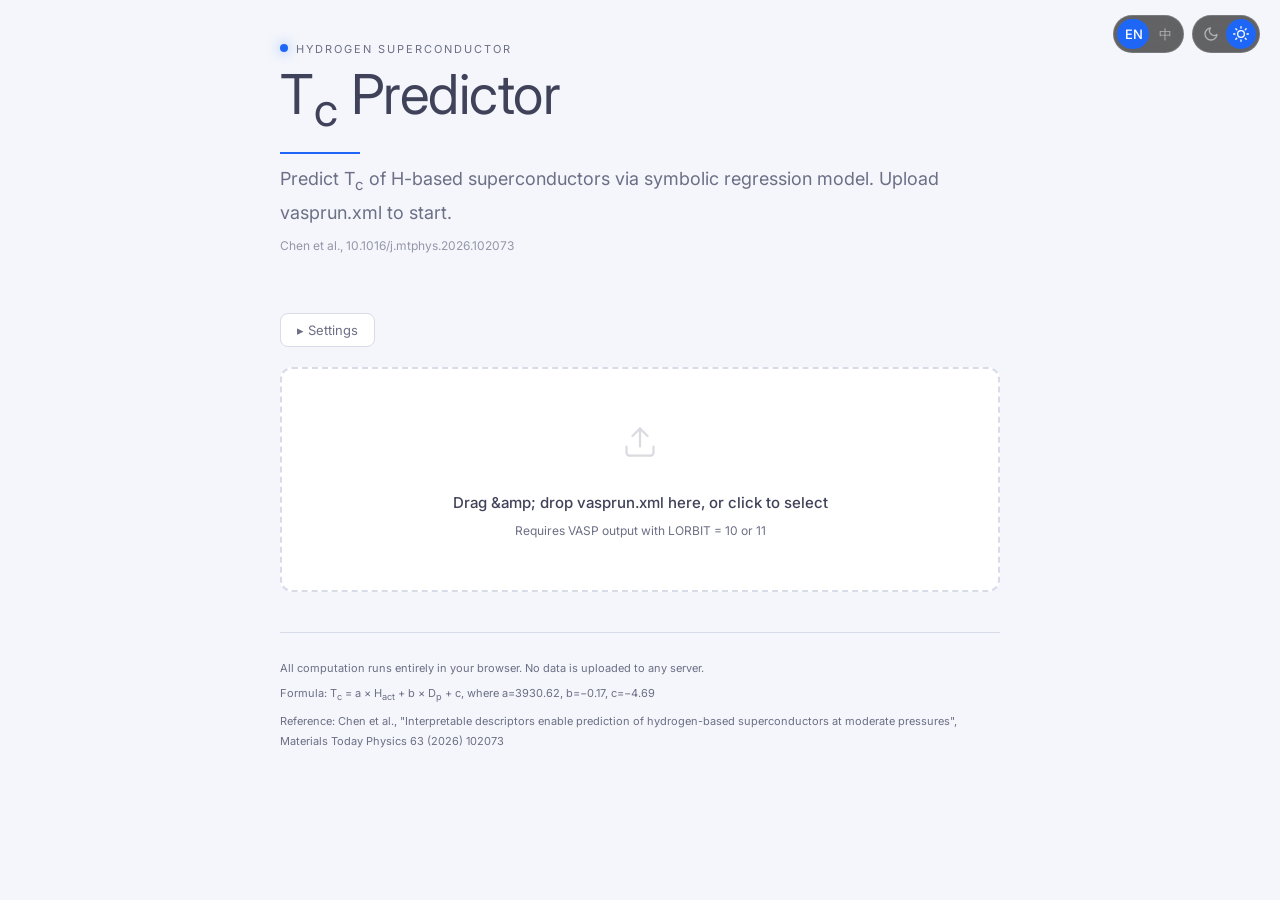
<file: index.html>
<!DOCTYPE html>
<html lang="en">
<head>
<script>
(function() {
  var lang = localStorage.getItem('lang') || 'en';
  document.documentElement.setAttribute('lang', lang);
  var theme = localStorage.getItem('theme') || 'light';
  document.documentElement.setAttribute('data-theme', theme);
})();
</script>
<meta charset="UTF-8">
<meta name="viewport" content="width=device-width, initial-scale=1.0">
<title>Tc Predictor — Hydrogen-based Superconductors</title>
<script src="https://cdn.plot.ly/plotly-2.35.2.min.js"></script>
<style>
@import url('https://fonts.googleapis.com/css2?family=Inter:wght@300;400;500;600;700&family=Noto+Sans+SC:wght@300;400;500;700&family=Space+Mono:wght@400;700&display=swap');

html { font-size: 62.5%; box-sizing: border-box; scroll-behavior: smooth; }

* { margin: 0; padding: 0; box-sizing: inherit; }

html[lang="en"] body { font-family: var(--font-body); }

html[lang="zh"] body,
html[lang="zh"] h1,
html[lang="zh"] h2,
html[lang="zh"] h3,
html[lang="zh"] button,
html[lang="zh"] a,
html[lang="zh"] .stat,
html[lang="zh"] .upload-text {
  font-family: var(--font-zh);
}

:root {
  --font-latin: 'Inter', sans-serif;
  --font-body: 'Inter', sans-serif;
  --font-zh: 'Noto Sans SC', 'PingFang SC', 'Microsoft YaHei', sans-serif;
  --font-mono: 'Space Mono', monospace;

  --font-size-small: 1.8rem;
  --font-size-normal: 2.2rem;
  --font-size-medium: 2.8rem;
  --font-size-large: 5.5rem;

  --line-height-normal: 1.7;
  --line-height-small: 1.2;

  --bg: #f4f6fb;
  --card: #ffffff;
  --card-hover: #eef2f8;
  --text: #3f4259;
  --muted: #6c6f85;
  --border: #d8dce8;
  --primary: #1e66f5;
  --primary-rgb: 30,102,245;
  --border-rgb: 216,220,232;
  --error: #e74c3c;
  --warn: #f39c12;

  --container-max-width: 720px;
  --gutter-huge: 6rem;
  --gutter-medium: 4rem;
  --gutter-normal: 3rem;
  --gutter-small: 2rem;
}

[data-theme="dark"] {
  --bg: #181825;
  --card: #1e1e2e;
  --card-hover: #25273a;
  --text: #cdd6f4;
  --muted: #a6adc8;
  --border: #313244;
  --primary: #800020;
  --primary-rgb: 128,0,32;
  --border-rgb: 49,50,68;
}

/* Skip Link */
.skip-link {
  position: absolute; top: -100%; left: 0;
  background: var(--primary); color: #fff;
  padding: 1rem 2rem; z-index: 9999;
  font-size: 1.6rem; text-decoration: none;
  transition: top 0.2s;
}
.skip-link:focus { top: 0; }

/* Controls */
.controls {
  position: fixed; top: 1.5rem; right: 2rem;
  z-index: 1000; display: flex; gap: 0.8rem;
}

.lang-switch, .theme-switch {
  display: flex; align-items: center;
  background: rgba(0,0,0,0.6); border: 1px solid rgba(255,255,255,0.15);
  border-radius: 20px; padding: 3px;
  cursor: pointer;
  backdrop-filter: blur(8px); -webkit-backdrop-filter: blur(8px);
  position: relative;
}

.lang-switch__option, .theme-switch__option {
  position: relative; z-index: 2;
  display: flex; align-items: center; justify-content: center;
  min-width: 2.8rem; padding: 0.4rem 0.8rem;
  font-size: 1.3rem; font-weight: 500;
  color: rgba(255,255,255,0.5);
  transition: color 0.3s ease; user-select: none;
}
.lang-switch__option.active, .theme-switch__option.active { color: #fff; }
.theme-switch__option { min-width: 3rem; padding: 0.4rem 0.6rem; }

.lang-switch__slider, .theme-switch__slider {
  position: absolute; top: 3px; left: 3px;
  width: calc(50% - 3px); height: calc(100% - 6px);
  background: var(--primary); border-radius: 17px;
  transition: transform 0.3s cubic-bezier(0.4,0,0.2,1);
}
.lang-switch.zh .lang-switch__slider,
.theme-switch.light .theme-switch__slider { transform: translateX(100%); }

/* Body */
body {
  font-size: var(--font-size-small);
  font-family: var(--font-body); font-weight: 400;
  color: var(--muted); line-height: var(--line-height-normal);
  background: var(--bg); overflow-x: hidden;
  padding: 3.2rem 2rem; min-height: 100vh;
}

.row {
  max-width: var(--container-max-width); margin: 0 auto;
}

/* Header */
h1, h2, h3 {
  font-family: var(--font-latin); font-weight: 400;
  line-height: var(--line-height-small); color: var(--text);
}

.heading-primary {
  line-height: 1; font-size: var(--font-size-large);
  font-weight: 400; letter-spacing: -0.5px;
  margin: 0.4rem 0 1rem;
}
.heading-primary::after {
  content: ''; display: block; height: 2px;
  width: 8rem; background: var(--primary);
  margin: var(--gutter-small) 0 0;
}

.tag {
  font-size: 1.1rem; color: var(--muted);
  letter-spacing: 2px; text-transform: uppercase;
  font-family: var(--font-latin);
}
.dot {
  width: 8px; height: 8px; border-radius: 50%;
  background: var(--primary);
  box-shadow: 0 0 12px rgba(var(--primary-rgb), 0.5);
  display: inline-block; vertical-align: middle; margin-right: 8px;
}

.subtitle {
  font-size: var(--font-size-small); color: var(--muted);
  line-height: 1.7; margin-bottom: 0.8rem;
}
.subtitle br { display: none; }
.ref { font-size: 1.2rem; opacity: 0.7; }

/* Settings */
.settings-toggle {
  background: var(--card); border: 1px solid var(--border);
  color: var(--muted); padding: 0.8rem 1.6rem; border-radius: 8px;
  cursor: pointer; font-size: 1.3rem; font-family: var(--font-latin);
  margin: 2rem 0; transition: border-color 0.2s, color 0.2s;
}
.settings-toggle:hover { border-color: var(--primary); color: var(--primary); }

.settings-panel {
  background: var(--card); border: 1px solid var(--border);
  border-radius: 12px; padding: var(--gutter-small);
  margin-bottom: var(--gutter-small);
  display: grid; grid-template-columns: 1fr 1fr; gap: 1.6rem;
}
.settings-panel label {
  display: block; font-size: 1.1rem; color: var(--muted);
  letter-spacing: 0.3px; margin-bottom: 0.6rem;
}
.settings-panel input[type="number"] {
  width: 100%; background: var(--card-hover);
  border: 1px solid var(--border); border-radius: 6px;
  color: var(--text); padding: 0.8rem 1rem; font-size: 1.4rem;
  font-family: var(--font-mono); outline: none;
  transition: border-color 0.2s;
}
.settings-panel input:focus { border-color: var(--primary); }

/* Upload */
.upload-area {
  border: 2px dashed var(--border); border-radius: 12px;
  padding: 4.8rem 3.2rem; text-align: center; cursor: pointer;
  transition: all 0.3s; background: var(--card);
  margin-bottom: 2.4rem;
}
.upload-area.dragging {
  border-color: var(--primary);
  background: rgba(var(--primary-rgb), 0.05);
}
.upload-area:hover { border-color: rgba(var(--border-rgb), 0.5); transform: translateY(-2px); }
.upload-icon { font-size: 3.6rem; margin-bottom: 1.2rem; opacity: 0.5; }
.upload-text { font-size: 1.5rem; font-weight: 500; color: var(--text); margin-bottom: 0.6rem; }
.upload-hint { font-size: 1.2rem; color: var(--muted); }
.upload-progress { font-size: 1.5rem; color: var(--primary); font-weight: 500; }

/* Messages */
.msg-box {
  border-radius: 12px; padding: 1.6rem 2rem; margin-bottom: 2.4rem;
  background: var(--card);
}
.msg-error { border: 1px solid var(--error); }
.msg-warn { border: 1px solid var(--warn); }
.msg-title { font-size: 1.3rem; font-weight: 600; margin-bottom: 0.6rem; }
.msg-error .msg-title { color: var(--error); }
.msg-warn .msg-title { color: var(--warn); }
.msg-body { font-size: 1.3rem; color: var(--muted); line-height: 1.5; }

/* Results */
.results-card {
  background: var(--card); border: 1px solid var(--border);
  border-radius: 12px; padding: 2.4rem;
  transition: border-color 0.3s, box-shadow 0.3s;
}
.results-card:hover {
  border-color: rgba(var(--border-rgb), 0.4);
  box-shadow: 0 4px 20px rgba(0,0,0,0.08);
}
[data-theme="dark"] .results-card:hover { box-shadow: 0 4px 20px rgba(0,0,0,0.35); }

.results-header {
  display: flex; justify-content: space-between;
  align-items: center; margin-bottom: 2rem;
}
.results-label {
  font-size: 1.1rem; color: var(--muted);
  letter-spacing: 1.5px; text-transform: uppercase; margin-bottom: 0.4rem;
  font-family: var(--font-latin);
}
.results-comp {
  font-size: 2.2rem; font-weight: 700;
  color: var(--text); font-family: var(--font-mono);
}

.btn-download {
  background: transparent; border: 1px solid var(--primary);
  color: var(--primary); padding: 0.8rem 1.6rem; border-radius: 8px;
  cursor: pointer; font-size: 1.2rem; font-family: var(--font-latin);
  font-weight: 500; transition: all 0.2s;
}
.btn-download:hover { background: var(--primary); color: #fff; }

/* Stat grid */
.grid-2 { display: grid; grid-template-columns: 1fr 1fr; gap: 1.2rem; margin-bottom: 1.6rem; }
.grid-3 { display: grid; grid-template-columns: 1fr 1fr 1fr; gap: 1rem; margin-bottom: 1.6rem; }
.grid-4 { display: grid; grid-template-columns: 1fr 1fr 1fr 1fr; gap: 1rem; margin-bottom: 1.2rem; }

.stat {
  padding: 1.4rem 1.6rem; border-radius: 8px;
  background: var(--card-hover); border: 1px solid transparent;
  transition: transform 0.2s, border-color 0.2s, box-shadow 0.2s;
}
.stat:hover {
  transform: translateY(-2px);
  border-color: rgba(var(--border-rgb), 0.3);
  box-shadow: 0 4px 12px rgba(0,0,0,0.06);
}
[data-theme="dark"] .stat:hover { box-shadow: 0 4px 12px rgba(0,0,0,0.3); }

.stat.highlight {
  background: var(--card-hover);
  border-left: 3px solid var(--primary);
  border-radius: 8px;
}
.stat-label {
  font-size: 1.1rem; color: var(--muted);
  letter-spacing: 0.5px; text-transform: uppercase;
  margin-bottom: 0.6rem; font-family: var(--font-latin);
}
.stat-value {
  font-size: 1.8rem; font-weight: 600;
  color: var(--text); font-family: var(--font-mono);
  line-height: 1.2;
}
.stat.highlight .stat-value { font-size: 2.8rem; color: var(--primary); }
.stat-unit {
  font-size: 1.2rem; color: var(--muted);
  margin-left: 0.4rem; font-weight: 400; font-family: var(--font-latin);
}

.section-label {
  font-size: 1.1rem; color: var(--muted);
  letter-spacing: 1px; text-transform: uppercase;
  margin: 2rem 0 1rem; font-family: var(--font-latin);
}

/* Formula box */
.formula-box {
  margin-top: 2rem; padding: 1.6rem;
  background: var(--card-hover); border-radius: 8px;
  border: 1px solid var(--border);
}
.formula-box .fl {
  font-size: 1.1rem; color: var(--muted);
  margin-bottom: 0.8rem; letter-spacing: 0.5px;
  font-family: var(--font-latin);
}
.formula-box code {
  font-family: var(--font-mono); font-size: 1.2rem;
  color: var(--text); line-height: 2; display: block;
}
.formula-box .result { color: var(--primary); font-weight: 700; }

/* DOS Chart */
.dos-chart {
  margin-top: var(--gutter-small); min-height: 380px; width: 100%;
  border-radius: 8px; overflow: hidden;
  border: 1px solid var(--border); background: var(--card);
}
.dos-chart .plotly { border-radius: 8px; }

/* Footer */
.footer {
  margin-top: 4rem; padding-top: 2rem;
  border-top: 1px solid var(--border);
  font-size: 1.1rem; color: var(--muted); line-height: 1.8;
}
.footer p { margin-top: 0.6rem; }

/* Focus styles */
button:focus, a:focus, input:focus {
  outline: 2px solid var(--primary); outline-offset: 2px;
}
body:not(.user-is-tabbing) button:focus,
body:not(.user-is-tabbing) a:focus,
body:not(.user-is-tabbing) input:focus {
  outline: none;
}

/* Responsive */
@media (max-width: 600px) {
  .settings-panel { grid-template-columns: 1fr; }
  .grid-3, .grid-4 { grid-template-columns: 1fr 1fr; }
  .heading-primary { font-size: 3.8rem; }
  .stat.highlight .stat-value { font-size: 2.2rem; }
  .upload-area { padding: 3.2rem 1.6rem; }
}

/* Reduced motion */
@media (prefers-reduced-motion: reduce) {
  *, *::before, *::after {
    animation-duration: 0.01ms !important;
    animation-iteration-count: 1 !important;
    transition-duration: 0.01ms !important;
    scroll-behavior: auto !important;
  }
}

.hidden { display: none !important; }
</style>
</head>
<body>

<a href="#main-content" class="skip-link" data-i18n="skip">Skip to main content</a>

<!-- Controls -->
<div class="controls">
  <div class="lang-switch en" id="lang-toggle" role="button" tabindex="0" aria-label="Switch Language">
    <span class="lang-switch__option active" data-lang="en">EN</span>
    <span class="lang-switch__option" data-lang="zh">中</span>
    <span class="lang-switch__slider"></span>
  </div>
  <div class="theme-switch light" id="theme-toggle" role="button" tabindex="0" aria-label="Switch Theme">
    <span class="theme-switch__option active" data-theme="dark">
      <svg width="16" height="16" viewBox="0 0 24 24" fill="none" stroke="currentColor" stroke-width="2" stroke-linecap="round" stroke-linejoin="round"><path d="M21 12.79A9 9 0 1 1 11.21 3 7 7 0 0 0 21 12.79z"/></svg>
    </span>
    <span class="theme-switch__option" data-theme="light">
      <svg width="16" height="16" viewBox="0 0 24 24" fill="none" stroke="currentColor" stroke-width="2" stroke-linecap="round" stroke-linejoin="round"><circle cx="12" cy="12" r="5"/><line x1="12" y1="1" x2="12" y2="3"/><line x1="12" y1="21" x2="12" y2="23"/><line x1="4.22" y1="4.22" x2="5.64" y2="5.64"/><line x1="18.36" y1="18.36" x2="19.78" y2="19.78"/><line x1="1" y1="12" x2="3" y2="12"/><line x1="21" y1="12" x2="23" y2="12"/><line x1="4.22" y1="19.78" x2="5.64" y2="18.36"/><line x1="18.36" y1="5.64" x2="19.78" y2="4.22"/></svg>
    </span>
    <span class="theme-switch__slider"></span>
  </div>
</div>

<div class="row" id="main-content">

  <!-- Header -->
  <div style="margin-bottom:3.6rem">
    <div><span class="dot"></span><span class="tag" data-i18n="tag">HYDROGEN SUPERCONDUCTOR</span></div>
    <h1 class="heading-primary">T<sub>c</sub> Predictor</h1>
    <p class="subtitle" data-i18n-html="subtitle">
      Predict T<sub>c</sub> of H-based superconductors via symbolic regression model. Upload vasprun.xml to start.
    </p>
    <p class="ref" data-i18n="ref">Chen et al., 10.1016/j.mtphys.2026.102073</p>
  </div>

  <!-- Settings -->
  <button class="settings-toggle" onclick="toggleSettings()" data-i18n="settings.toggle">▸ Settings</button>
  <div id="settingsPanel" class="settings-panel hidden">
    <div>
      <label data-i18n="settings.emin">Energy window lower bound (relative to Fermi level)</label>
      <input type="number" id="energyMin" value="-1.0" step="0.1">
    </div>
    <div>
      <label data-i18n="settings.emax">Energy window upper bound (relative to Fermi level)</label>
      <input type="number" id="energyMax" value="1.0" step="0.1">
    </div>
  </div>

  <!-- Upload -->
  <div id="uploadArea" class="upload-area"
    ondragover="handleDragOver(event)" ondragleave="handleDragLeave(event)"
    ondrop="handleDrop(event)" onclick="document.getElementById('fileInput').click()">
    <input type="file" id="fileInput" accept=".xml" style="display:none" onchange="handleFile(this.files[0])">
    <div class="upload-icon" id="uploadIcon">
      <svg width="36" height="36" viewBox="0 0 24 24" fill="none" stroke="currentColor" stroke-width="1.5" stroke-linecap="round" stroke-linejoin="round" opacity="0.5"><path d="M21 15v4a2 2 0 0 1-2 2H5a2 2 0 0 1-2-2v-4"/><polyline points="17 8 12 3 7 8"/><line x1="12" y1="3" x2="12" y2="15"/></svg>
    </div>
    <div id="uploadText">
      <div class="upload-text" data-i18n="upload.text">Drag &amp; drop vasprun.xml here, or click to select</div>
      <div class="upload-hint" data-i18n="upload.hint">Requires VASP output with LORBIT = 10 or 11</div>
    </div>
    <div id="uploadProgress" class="upload-progress hidden"></div>
  </div>

  <!-- Messages -->
  <div id="errorBox" class="msg-box msg-error hidden">
    <div class="msg-title" id="errorTitle">✕ Processing Failed</div>
    <div class="msg-body" id="errorMsg"></div>
  </div>

  <!-- Results -->
  <div id="resultsCard" class="results-card hidden">
    <div class="results-header">
      <div>
        <div class="results-label" data-i18n="results.label">Prediction Result</div>
        <div class="results-comp" id="resComp"></div>
      </div>
      <button class="btn-download" onclick="downloadResults()" data-i18n="results.download">↓ Download</button>
    </div>

    <div class="grid-2">
      <div class="stat highlight">
        <div class="stat-label" data-i18n="results.tc">Tc (Predicted)</div>
        <div class="stat-value" id="resTc"></div>
      </div>
      <div class="stat highlight">
        <div class="stat-label" data-i18n="results.s">S (Performance Index)</div>
        <div class="stat-value" id="resS"></div>
      </div>
    </div>

    <div class="grid-2">
      <div class="stat">
        <div class="stat-label" data-i18n="results.p">Pressure P</div>
        <div class="stat-value" id="resP"></div>
      </div>
      <div class="stat">
        <div class="stat-label" data-i18n-html="results.ef">Fermi Energy E<sub>F</sub></div>
        <div class="stat-value" id="resEf"></div>
      </div>
    </div>

    <div class="section-label" data-i18n="results.descriptors">Descriptor Details</div>
    <div class="grid-2">
      <div class="stat"><div class="stat-label">H<sub>act</sub></div><div class="stat-value" id="resHact"></div></div>
      <div class="stat"><div class="stat-label">D<sub>p</sub></div><div class="stat-value" id="resDp"></div></div>
    </div>
    <div class="grid-4">
      <div class="stat"><div class="stat-label">IDOS_H</div><div class="stat-value" id="resIdosH"></div></div>
      <div class="stat"><div class="stat-label">IDOS_H_p</div><div class="stat-value" id="resIdosHp"></div></div>
      <div class="stat"><div class="stat-label">IDOS_Tot</div><div class="stat-value" id="resIdosTot"></div></div>
      <div class="stat"><div class="stat-label">IDOS_X</div><div class="stat-value" id="resIdosX"></div></div>
    </div>

    <div class="section-label" data-i18n="results.structure">Structure Info</div>
    <div class="grid-3">
      <div class="stat"><div class="stat-label">N_Tot</div><div class="stat-value" id="resNtot"></div></div>
      <div class="stat"><div class="stat-label">N_H</div><div class="stat-value" id="resNh"></div></div>
      <div class="stat"><div class="stat-label">N<sub>H/Tot</sub></div><div class="stat-value" id="resNratio"></div></div>
    </div>

    <div class="formula-box">
      <div class="fl" data-i18n="results.formula">PREDICTION FORMULA</div>
      <code>
        T<sub>c</sub> = 3930.62 × H<sub>act</sub> − 0.17 × D<sub>p</sub> − 4.69<br>
        <span id="formulaDetail"></span>
        <span class="result" id="formulaResult"></span>
      </code>
    </div>

    <div class="section-label" data-i18n="results.dos">Density of States</div>
    <div id="dosChart" class="dos-chart"></div>
  </div>

  <!-- Footer -->
  <div class="footer">
    <p data-i18n="footer.local">All computation runs entirely in your browser. No data is uploaded to any server.</p>
    <p data-i18n-html="footer.formula">Formula: T<sub>c</sub> = a × H<sub>act</sub> + b × D<sub>p</sub> + c, where a=3930.62, b=−0.17, c=−4.69</p>
    <p data-i18n="footer.ref">Reference: Chen et al., "Interpretable descriptors enable prediction of hydrogen-based superconductors at moderate pressures", Materials Today Physics 63 (2026) 102073</p>
  </div>
</div>

<script>
// ===== i18n =====
var translations = {
  en: {
    'skip': 'Skip to main content',
    'tag': 'HYDROGEN SUPERCONDUCTOR',
    'ref': 'Chen et al., 10.1016/j.mtphys.2026.102073',
    'subtitle': 'Predict T<sub>c</sub> of H-based superconductors via symbolic regression model. Upload vasprun.xml to start.',
    'settings.toggle': '▸ Settings',
    'settings.toggle.open': '▾ Settings',
    'settings.emin': 'E<sub>min</sub> (eV)',
    'settings.emax': 'E<sub>max</sub> (eV)',
    'upload.text': 'Drag &amp; drop vasprun.xml here, or click to select',
    'upload.hint': 'Requires VASP output with LORBIT = 10 or 11',
    'results.label': 'Prediction Result',
    'results.download': '↓ Download',
    'results.tc': 'Tc (Predicted)',
    'results.s': 'S (Performance Index)',
    'results.p': 'Pressure P',
    'results.ef': 'Fermi Energy E<sub>F</sub>',
    'results.descriptors': 'Descriptor Details',
    'results.structure': 'Structure Info',
    'results.dos': 'Density of States',
    'results.formula': 'PREDICTION FORMULA',
    'footer.local': 'All computation runs entirely in your browser. No data is uploaded to any server.',
    'footer.formula': 'Formula: T<sub>c</sub> = a × H<sub>act</sub> + b × D<sub>p</sub> + c, where a=3930.62, b=−0.17, c=−4.69',
    'footer.ref': 'Reference: Chen et al., "Interpretable descriptors enable prediction of hydrogen-based superconductors at moderate pressures", Materials Today Physics 63 (2026) 102073',
    'progress.reading': 'Reading file ({size} MB)...',
    'progress.parsing': 'Parsing vasprun.xml ...',
    'progress.extracting': 'Extracting atoms and DOS...',
    'error.title': '✕ Processing Failed',
    'error.incomplete': 'vasprun.xml is incomplete — the calculation may still be running or has crashed.',
    'error.noAtominfo': 'Could not find <atominfo>.',
    'error.noAtomArray': 'Could not parse atom list.',
    'error.zeroAtoms': 'No atoms parsed.',
    'error.noHydrogen': 'No hydrogen atoms found in structure. This model is for H-based superconductors only.',
    'error.noStress': 'Could not find stress tensor.',
    'error.badStress': 'Invalid stress tensor format.',
    'error.noDOS': 'Could not find DOS data. Please confirm DOS calculation is enabled.',
    'error.noEfermi': 'Could not find Fermi energy.',
    'error.noTotalDOS': 'Could not find total density of states.',
    'error.emptyDOS': 'Total DOS is empty.',
    'error.noPDOS': 'Could not find partial DOS (PDOS). Please set LORBIT = 10 or 11.',
    'error.spinCount': 'Could not determine spin channels.',
    'error.zeroIDOS': 'Total DOS integral is zero.',
    'error.zeroIDOSX': 'Non-hydrogen DOS integral is zero.'
  },
  zh: {
    'skip': '跳转到主要内容',
    'tag': '含氢超导体',
    'ref': 'Chen et al., 10.1016/j.mtphys.2026.102073',
    'subtitle': '基于符号回归模型预测含氢超导体的超导转变温度。上传 vasprun.xml 即可。',
    'settings.toggle': '▸ 参数设置',
    'settings.toggle.open': '▾ 参数设置',
    'settings.emin': 'E<sub>min</sub> (eV)',
    'settings.emax': 'E<sub>max</sub> (eV)',
    'upload.text': '拖放 vasprun.xml 到此处，或点击选择文件',
    'upload.hint': '需要 LORBIT = 10 或 11 的 VASP 计算结果',
    'results.label': '预测结果',
    'results.download': '↓ 下载结果',
    'results.tc': 'Tc (预测)',
    'results.s': 'S (性能指标)',
    'results.p': '压力 P',
    'results.ef': '费米能 E<sub>F</sub>',
    'results.descriptors': '描述符详情',
    'results.structure': '结构信息',
    'results.dos': '态密度图',
    'results.formula': '预测公式',
    'footer.local': '所有计算完全在浏览器本地运行，不上传任何数据至服务器。',
    'footer.formula': '模型公式：T<sub>c</sub> = a × H<sub>act</sub> + b × D<sub>p</sub> + c，其中 a=3930.62，b=−0.17，c=−4.69',
    'footer.ref': '参考文献：Chen et al., "Interpretable descriptors enable prediction of hydrogen-based superconductors at moderate pressures", Materials Today Physics 63 (2026) 102073',
    'progress.reading': '正在读取文件 ({size} MB)...',
    'progress.parsing': '正在解析 vasprun.xml ...',
    'progress.extracting': '正在提取原子信息与态密度...',
    'error.title': '✕ 处理失败',
    'error.incomplete': 'vasprun.xml 不完整——计算可能仍在运行或已崩溃。',
    'error.noAtominfo': '无法找到 <atominfo>。',
    'error.noAtomArray': '无法解析原子列表。',
    'error.zeroAtoms': '未解析到任何原子。',
    'error.noHydrogen': '结构中未发现氢原子。此模型仅适用于含氢超导体。',
    'error.noStress': '无法找到应力张量。',
    'error.badStress': '应力张量格式无效。',
    'error.noDOS': '无法找到 DOS 数据。请确认已开启 DOS 计算。',
    'error.noEfermi': '无法找到费米能级。',
    'error.noTotalDOS': '无法找到总态密度。',
    'error.emptyDOS': '总态密度为空。',
    'error.noPDOS': '无法找到分波态密度 (PDOS)。请设置 LORBIT = 10 或 11。',
    'error.spinCount': '无法确定自旋通道数。',
    'error.zeroIDOS': '总 DOS 积分为零。',
    'error.zeroIDOSX': '非氢元素 DOS 积分为零。'
  }
};

var currentLang = 'en';

function t(key, replacements) {
  var str = translations[currentLang][key] || key;
  if (replacements) {
    for (var k in replacements) {
      str = str.replace('{' + k + '}', replacements[k]);
    }
  }
  return str;
}

function setLanguage(lang, save) {
  if (save === undefined) save = true;
  currentLang = lang;
  document.documentElement.setAttribute('lang', lang);
  if (save) localStorage.setItem('lang', lang);

  var ls = document.getElementById('lang-toggle');
  ls.classList.toggle('en', lang === 'en');
  ls.classList.toggle('zh', lang === 'zh');
  ls.querySelectorAll('.lang-switch__option').forEach(function(opt) {
    opt.classList.toggle('active', opt.dataset.lang === lang);
  });

  // Update data-i18n elements
  document.querySelectorAll('[data-i18n]').forEach(function(el) {
    var key = el.getAttribute('data-i18n');
    el.textContent = t(key);
  });
  // Update data-i18n-html elements
  document.querySelectorAll('[data-i18n-html]').forEach(function(el) {
    var key = el.getAttribute('data-i18n-html');
    el.innerHTML = t(key);
  });

  // Update settings toggle button text
  updateSettingsBtnText();
}

function updateSettingsBtnText() {
  var btn = document.querySelector('.settings-toggle');
  if (!btn) return;
  var panel = document.getElementById('settingsPanel');
  if (panel && !panel.classList.contains('hidden')) {
    btn.setAttribute('data-i18n', 'settings.toggle.open');
    btn.textContent = t('settings.toggle.open');
  } else {
    btn.setAttribute('data-i18n', 'settings.toggle');
    btn.textContent = t('settings.toggle');
  }
}

// Init language
var savedLang = localStorage.getItem('lang') || 'en';
setLanguage(savedLang, false);

// Language switch click
document.getElementById('lang-toggle').addEventListener('click', function() {
  var next = currentLang === 'en' ? 'zh' : 'en';
  setLanguage(next);
});

// Keyboard support for lang-switch
document.getElementById('lang-toggle').addEventListener('keydown', function(e) {
  if (e.key === 'Enter' || e.key === ' ') {
    e.preventDefault();
    var next = currentLang === 'en' ? 'zh' : 'en';
    setLanguage(next);
  }
});

// ===== Theme Toggle =====
(function() {
  var themeSwitch = document.getElementById('theme-toggle');
  var html = document.documentElement;

  function setThemeUI(theme) {
    themeSwitch.classList.toggle('light', theme === 'light');
    themeSwitch.classList.toggle('dark', theme === 'dark');
    themeSwitch.querySelectorAll('.theme-switch__option').forEach(function(opt) {
      opt.classList.toggle('active', opt.dataset.theme === theme);
    });
  }

  setThemeUI(html.getAttribute('data-theme') || 'light');

  function applyTheme(theme) {
    html.setAttribute('data-theme', theme);
    localStorage.setItem('theme', theme);
    setThemeUI(theme);
    // Re-render DOS chart if results are visible
    if (currentResults && !$("resultsCard").classList.contains("hidden")) {
      plotDOS(currentResults);
    }
  }

  themeSwitch.addEventListener('click', function() {
    var current = html.getAttribute('data-theme') || 'light';
    var next = current === 'dark' ? 'light' : 'dark';
    applyTheme(next);
  });

  themeSwitch.addEventListener('keydown', function(e) {
    if (e.key === 'Enter' || e.key === ' ') {
      e.preventDefault();
      var current = html.getAttribute('data-theme') || 'light';
      var next = current === 'dark' ? 'light' : 'dark';
      applyTheme(next);
    }
  });
})();

// ===== Keyboard Focus Detection =====
function handleFirstTab(e) {
  if (e.key === 'Tab') {
    document.body.classList.add('user-is-tabbing');
    window.removeEventListener('keydown', handleFirstTab);
    window.addEventListener('mousedown', handleMouseDownOnce);
  }
}
function handleMouseDownOnce() {
  document.body.classList.remove('user-is-tabbing');
  window.removeEventListener('mousedown', handleMouseDownOnce);
  window.addEventListener('keydown', handleFirstTab);
}
window.addEventListener('keydown', handleFirstTab);

// ===== Constants =====
var TC_A = 3930.62, TC_B = -0.17, TC_C = -4.69, TC_MGB2 = 39.0;
var P_ORBS = new Set(["p","px","py","pz"]);

// ===== State =====
var currentResults = null;

// ===== UI Helpers =====
function $(id) { return document.getElementById(id); }
function show(id) { $(id).classList.remove("hidden"); }
function hide(id) { $(id).classList.add("hidden"); }

function toggleSettings() {
  var p = $("settingsPanel");
  if (p.classList.contains("hidden")) {
    p.classList.remove("hidden");
  } else {
    p.classList.add("hidden");
  }
  updateSettingsBtnText();
}

function setProgress(msg) {
  $("uploadIcon").innerHTML = '<svg width="36" height="36" viewBox="0 0 24 24" fill="none" stroke="currentColor" stroke-width="1.5" stroke-linecap="round" stroke-linejoin="round" opacity="0.5"><polyline points="22 12 18 12 15 21 9 3 6 12 2 12"/></svg>';
  hide("uploadText");
  show("uploadProgress");
  $("uploadProgress").textContent = msg;
}

function resetUpload() {
  $("uploadIcon").innerHTML = '<svg width="36" height="36" viewBox="0 0 24 24" fill="none" stroke="currentColor" stroke-width="1.5" stroke-linecap="round" stroke-linejoin="round" opacity="0.5"><path d="M21 15v4a2 2 0 0 1-2 2H5a2 2 0 0 1-2-2v-4"/><polyline points="17 8 12 3 7 8"/><line x1="12" y1="3" x2="12" y2="15"/></svg>';
  show("uploadText");
  hide("uploadProgress");
  hide("errorBox"); hide("resultsCard");
  // Clear chart
  var cEl = $("dosChart");
  if (cEl) { cEl.style.display = 'none'; Plotly.purge(cEl); }
}

function showError(msg) {
  resetUpload();
  $("errorTitle").textContent = t('error.title');
  $("errorMsg").textContent = msg;
  show("errorBox");
}

// ===== Drag & Drop =====
function handleDragOver(e) { e.preventDefault(); $("uploadArea").classList.add("dragging"); }
function handleDragLeave(e) { $("uploadArea").classList.remove("dragging"); }
function handleDrop(e) {
  e.preventDefault();
  $("uploadArea").classList.remove("dragging");
  var file = e.dataTransfer.files[0];
  if (file) handleFile(file);
}

// ===== Error Message Mapping (computeAll throws English keys) =====
var errorMessages = {
  'incomplete': 'error.incomplete',
  'atominfo': 'error.noAtominfo',
  'atomArray': 'error.noAtomArray',
  'zeroAtoms': 'error.zeroAtoms',
  'noHydrogen': 'error.noHydrogen',
  'stress': 'error.noStress',
  'badStress': 'error.badStress',
  'dos': 'error.noDOS',
  'efermi': 'error.noEfermi',
  'totalDOS': 'error.noTotalDOS',
  'emptyDOS': 'error.emptyDOS',
  'pdos': 'error.noPDOS',
  'spinCount': 'error.spinCount',
  'zeroIDOS': 'error.zeroIDOS',
  'zeroIDOSX': 'error.zeroIDOSX'
};

// ===== File Processing =====
async function handleFile(file) {
  if (!file) return;
  hide("errorBox"); hide("resultsCard");

  var sizeMB = (file.size / 1024 / 1024).toFixed(1);
  setProgress(t('progress.reading', {size: sizeMB}));

  try {
    var text = await file.text();
    setProgress(t('progress.parsing'));
    await sleep(30);
    setProgress(t('progress.extracting'));
    await sleep(30);

    var eMin = parseFloat($("energyMin").value) || -1.0;
    var eMax = parseFloat($("energyMax").value) || 1.0;

    var result = computeAll(text, eMin, eMax);

    currentResults = result;
    resetUpload();
    show("resultsCard");
    displayResults(result);

  } catch (err) {
    var msg = err.message;
    // Try to translate error by looking up key mapping
    for (var key in errorMessages) {
      if (msg.indexOf(key) !== -1) {
        msg = t(errorMessages[key]);
        break;
      }
    }
    // If no mapping found, also try direct i18n key lookup
    if (msg === err.message && translations[currentLang][msg]) {
      msg = t(msg);
    }
    showError(msg);
  }
}

function sleep(ms) { return new Promise(function(r) { setTimeout(r, ms); }); }

// ===== Core Computation (unchanged logic, English error keys) =====
function trapz(y, x) {
  var s = 0;
  for (var i = 1; i < x.length; i++) s += 0.5 * (y[i] + y[i-1]) * (x[i] - x[i-1]);
  return s;
}

function extractBetween(text, start, end, fromEnd) {
  var i = fromEnd ? text.lastIndexOf(start) : text.indexOf(start);
  if (i === -1) return null;
  var j = text.indexOf(end, i);
  if (j === -1) return null;
  return text.substring(i, j + end.length);
}

function allRLines(section) {
  var lines = [], re = /<r>(.*?)<\/r>/g;
  var m;
  while ((m = re.exec(section)) !== null)
    lines.push(m[1].trim().split(/\s+/).map(Number));
  return lines;
}

function getFields(section) {
  var f = [], re = /<field[^>]*>(.*?)<\/field>/g;
  var m;
  while ((m = re.exec(section)) !== null) f.push(m[1].trim());
  return f;
}

function computeAll(text, eMin, eMax) {
  // Completeness check
  var tail = text.slice(-2000);
  if (!tail.includes("</modeling>"))
    throw new Error("incomplete");

  // ---- Atoms ----
  var atomSec = extractBetween(text, "<atominfo>", "</atominfo>");
  if (!atomSec) throw new Error("atominfo");
  var atomArr = extractBetween(atomSec, '<array name="atoms" >', '</array>');
  if (!atomArr) throw new Error("atomArray");
  var atoms = [];
  var am;
  var are = /<rc>\s*<c>\s*(\S+)\s*<\/c>/g;
  while ((am = are.exec(atomArr)) !== null) atoms.push(am[1].trim());
  if (atoms.length === 0) throw new Error("zeroAtoms");
  var nTot = atoms.length;
  var nH = atoms.filter(function(a) { return a === "H"; }).length;
  if (nH === 0) throw new Error("noHydrogen");

  // ---- Pressure ----
  var stressTag = '<varray name="stress" >';
  var si = text.lastIndexOf(stressTag);
  if (si === -1) throw new Error("stress");
  var stressSec = text.substring(si, text.indexOf("</varray>", si) + 10);
  var sRows = [];
  var vre = /<v>(.*?)<\/v>/g;
  var vm;
  while ((vm = vre.exec(stressSec)) !== null)
    sRows.push(vm[1].trim().split(/\s+/).map(Number));
  if (sRows.length < 3) throw new Error("badStress");
  var pressure = (sRows[0][0] + sRows[1][1] + sRows[2][2]) / 3.0 * 0.1;

  // ---- DOS ----
  var dosSec = extractBetween(text, "<dos>", "</dos>");
  if (!dosSec) throw new Error("dos");

  // Fermi energy
  var efm = dosSec.match(/<i\s+name="efermi">\s*([\-\d.eE+]+)\s*<\/i>/);
  if (!efm) throw new Error("efermi");
  var efermi = parseFloat(efm[1]);

  // Total DOS
  var totalSec = extractBetween(dosSec, "<total>", "</total>");
  if (!totalSec) throw new Error("totalDOS");
  var totalSpins = totalSec.split(/<set comment="spin/);
  var raw1 = allRLines(totalSpins[1] || "");
  var raw2 = totalSpins.length > 2 ? allRLines(totalSpins[2]) : [];
  var nE = raw1.length;
  if (nE === 0) throw new Error("emptyDOS");
  var energies = raw1.map(function(r) { return r[0]; });
  var totalDos = raw1.map(function(r,i) { return r[1] + (raw2.length > 0 ? raw2[i][1] : 0); });

  var relE = energies.map(function(e) { return e - efermi; });

  // Partial DOS
  var partSec = extractBetween(dosSec, "<partial>", "</partial>");
  if (!partSec) throw new Error("pdos");

  var headerSec = extractBetween(partSec, "<array>", "<set>") || "";
  var fields = getFields(headerSec).slice(1); // skip "energy"
  var pIdx = [];
  var allIdx = fields.map(function(_, i) { return i; });
  fields.forEach(function(f, i) { if (P_ORBS.has(f.toLowerCase())) pIdx.push(i); });

  // Find data start (second <set> in partial section)
  var firstSet = partSec.indexOf("<set>");
  var dataStart = partSec.indexOf("<set>", firstSet + 5);
  var partData = partSec.substring(dataStart);
  var allR = allRLines(partData);

  var nSpins = Math.round(allR.length / (nTot * nE));
  if (nSpins !== 1 && nSpins !== 2)
    throw new Error("spinCount");

  // Energy window mask
  var mask = relE.map(function(e) { return e >= eMin && e <= eMax; });
  var selE = relE.filter(function(_, i) { return mask[i]; });
  var selTotal = totalDos.filter(function(_, i) { return mask[i]; });
  var idosTot = trapz(selTotal, selE);
  if (idosTot === 0) throw new Error("zeroIDOS");

  // Per-ion accumulation
  var idosH = 0, idosHp = 0, idosX = 0;
  // Arrays for DOS plotting (sum over all atoms by energy point)
  var hDosByE = new Float64Array(nE);
  var hPDosByE = new Float64Array(nE);
  for (var ion = 0; ion < nTot; ion++) {
    var ionTotal = new Float64Array(nE);
    var ionP = new Float64Array(nE);
    for (var sp = 0; sp < nSpins; sp++) {
      var base = (ion * nSpins + sp) * nE;
      for (var e = 0; e < nE; e++) {
        var row = allR[base + e];
        if (!row) continue;
        for (var oi = 0; oi < allIdx.length; oi++) ionTotal[e] += (row[allIdx[oi] + 1] || 0);
        for (var pi = 0; pi < pIdx.length; pi++) ionP[e] += (row[pIdx[pi] + 1] || 0);
      }
    }
    var selIon = Array.from(ionTotal).filter(function(_, i) { return mask[i]; });
    var selIonP = Array.from(ionP).filter(function(_, i) { return mask[i]; });
    var intAll = trapz(selIon, selE);
    var intP = trapz(selIonP, selE);
    if (atoms[ion] === "H") {
      idosH += intAll; idosHp += intP;
      for (var e = 0; e < nE; e++) { hDosByE[e] += ionTotal[e]; hPDosByE[e] += ionP[e]; }
    } else { idosX += intAll; }
  }

  if (idosX === 0) throw new Error("zeroIDOSX");

  // Formula
  var hAct = Math.sqrt(idosHp / nH) * (idosH / idosTot);
  var dP = Math.cbrt(idosH / idosX) * pressure;
  var tc = TC_A * hAct + TC_B * dP + TC_C;
  var s = tc / Math.sqrt(TC_MGB2 * TC_MGB2 + pressure * pressure);

  // Composition
  var ec = {};
  atoms.forEach(function(a) { ec[a] = (ec[a]||0) + 1; });
  var composition = Object.entries(ec).map(function(pair) { return pair[1] > 1 ? pair[0] + pair[1] : pair[0]; }).join("");

  return {
    composition: composition, nTot: nTot, nH: nH,
    pressure: pressure, efermi: efermi,
    idosTot: idosTot, idosH: idosH, idosHp: idosHp, idosX: idosX,
    tc: tc, s: s, hAct: hAct, dP: dP,
    energyMin: eMin, energyMax: eMax,
    energies: relE, totalDosArray: totalDos,
    hDosArray: Array.from(hDosByE), hPDosArray: Array.from(hPDosByE)
  };
}

// ===== Display =====
function displayResults(r) {
  $("resComp").textContent = r.composition;
  $("resTc").innerHTML = r.tc.toFixed(2) + '<span class="stat-unit">K</span>';
  $("resS").textContent = r.s.toFixed(4);
  $("resP").innerHTML = r.pressure.toFixed(1) + '<span class="stat-unit">GPa</span>';
  $("resEf").innerHTML = r.efermi.toFixed(3) + '<span class="stat-unit">eV</span>';
  $("resHact").textContent = r.hAct.toFixed(6);
  $("resDp").textContent = r.dP.toFixed(6);
  $("resIdosH").textContent = r.idosH.toFixed(4);
  $("resIdosHp").textContent = r.idosHp.toFixed(4);
  $("resIdosTot").textContent = r.idosTot.toFixed(4);
  $("resIdosX").textContent = r.idosX.toFixed(4);
  $("resNtot").textContent = r.nTot;
  $("resNh").textContent = r.nH;
  $("resNratio").textContent = (r.nH / r.nTot).toFixed(3);
  $("formulaDetail").innerHTML =
    "&nbsp;&nbsp;&nbsp;= 3930.62 × " + r.hAct.toFixed(6) + " − 0.17 × " + r.dP.toFixed(6) + " − 4.69<br>";
  $("formulaResult").innerHTML = "&nbsp;&nbsp;&nbsp;= " + r.tc.toFixed(3) + " K";

  // Let DOM layout settle before rendering chart
  setTimeout(function() { plotDOS(r); }, 100);
}

// ===== Plot DOS =====
function plotDOS(r) {
  var chartEl = $("dosChart");
  if (!chartEl) return;
  // Show the chart container
  chartEl.style.display = '';

  var isDark = document.documentElement.getAttribute('data-theme') === 'dark';
  var pad = (r.energyMax - r.energyMin) * 0.1;
  var plotMin = r.energyMin - pad;
  var plotMax = r.energyMax + pad;

  // Build plot data: line across full range, fill only inside integration window
  var ePlot = [], tdosPlot = [], hDosPlot = [], hPDosPlot = [];
  var tdosMask = [], hDosMask = [], hPDosMask = [];

  // Helper: linear interpolation at target x
  function interpAt(energies, values, target) {
    if (target <= energies[0]) return values[0];
    if (target >= energies[energies.length - 1]) return values[energies.length - 1];
    for (var j = 1; j < energies.length; j++) {
      if (energies[j] >= target) {
        var t = (target - energies[j-1]) / (energies[j] - energies[j-1]);
        return values[j-1] + t * (values[j] - values[j-1]);
      }
    }
    return values[energies.length - 1];
  }

  // Insert edge points at Emin/Emax so fill snaps to exact window bounds
  var needsMin = true, needsMax = true;
  for (var i = 0; i < r.energies.length; i++) {
    var e = r.energies[i];
    if (e < plotMin || e > plotMax) continue;
    // Insert Emin edge point just before the first point >= Emin
    if (needsMin && e >= r.energyMin) {
      var vTi = interpAt(r.energies, r.totalDosArray, r.energyMin);
      var vHi = interpAt(r.energies, r.hDosArray, r.energyMin);
      var vHpi = interpAt(r.energies, r.hPDosArray, r.energyMin);
      ePlot.push(r.energyMin); tdosPlot.push(vTi); hDosPlot.push(vHi); hPDosPlot.push(vHpi);
      tdosMask.push(vTi); hDosMask.push(vHi); hPDosMask.push(vHpi);
      needsMin = false;
    }
    if (needsMax && e > r.energyMax) {
      var vTi2 = interpAt(r.energies, r.totalDosArray, r.energyMax);
      var vHi2 = interpAt(r.energies, r.hDosArray, r.energyMax);
      var vHpi2 = interpAt(r.energies, r.hPDosArray, r.energyMax);
      ePlot.push(r.energyMax); tdosPlot.push(vTi2); hDosPlot.push(vHi2); hPDosPlot.push(vHpi2);
      tdosMask.push(vTi2); hDosMask.push(vHi2); hPDosMask.push(vHpi2);
      needsMax = false;
    }
    ePlot.push(e);
    var vT = r.totalDosArray[i], vH = r.hDosArray[i], vHp = r.hPDosArray[i];
    tdosPlot.push(vT); hDosPlot.push(vH); hPDosPlot.push(vHp);
    var inWin = e >= r.energyMin && e <= r.energyMax;
    tdosMask.push(inWin ? vT : null);
    hDosMask.push(inWin ? vH : null);
    hPDosMask.push(inWin ? vHp : null);
  }

  var bgColor = isDark ? '#181825' : '#f4f6fb';
  var gridColor = isDark ? 'rgba(49,50,68,0.5)' : 'rgba(216,220,232,0.8)';
  var textColor = isDark ? '#a6adc8' : '#6c6f85';
  var mutedFill = isDark ? 'rgba(166,173,200,0.2)' : 'rgba(108,111,133,0.13)';
  var blueFill = 'rgba(30,64,175,0.22)';
  var wineFill = 'rgba(128,0,32,0.25)';

  // Each DOS component: fill-only trace (masked to window) + line-only trace (full)
  var fillNone = { width: 0 };

  var traceTotalFill = {
    x: ePlot, y: tdosMask, type: 'scatter', mode: 'lines',
    line: fillNone, fill: 'tozeroy', fillcolor: mutedFill,
    showlegend: false, hoverinfo: 'none'
  };
  var traceTotalLine = {
    x: ePlot, y: tdosPlot, type: 'scatter', mode: 'lines',
    name: 'Total DOS',
    line: { color: textColor, width: 1.5 }
  };

  var traceHFill = {
    x: ePlot, y: hDosMask, type: 'scatter', mode: 'lines',
    line: fillNone, fill: 'tozeroy', fillcolor: blueFill,
    showlegend: false, hoverinfo: 'none'
  };
  var traceHLine = {
    x: ePlot, y: hDosPlot, type: 'scatter', mode: 'lines',
    name: 'H DOS',
    line: { color: '#1e40af', width: 1.5 }
  };

  var traceHpFill = {
    x: ePlot, y: hPDosMask, type: 'scatter', mode: 'lines',
    line: fillNone, fill: 'tozeroy', fillcolor: wineFill,
    showlegend: false, hoverinfo: 'none'
  };
  var traceHpLine = {
    x: ePlot, y: hPDosPlot, type: 'scatter', mode: 'lines',
    name: 'H p-DOS',
    line: { color: '#800020', width: 1.5 }
  };

  var shapes = [
    {
      type: 'line', x0: 0, y0: 0, x1: 0, yref: 'paper', y1: 1,
      line: { color: textColor, width: 1, dash: 'dash' }
    },
    {
      type: 'rect', x0: r.energyMin, x1: r.energyMax,
      yref: 'paper', y0: 0, y1: 1,
      fillcolor: 'rgba(128,128,128,0.06)',
      line: { width: 0 }
    }
  ];

  var layout = {
    paper_bgcolor: bgColor,
    plot_bgcolor: bgColor,
    font: { color: textColor, size: 12, family: 'Inter, sans-serif' },
    autosize: true, height: 380,
    margin: { t: 10, r: 20, b: 40, l: 55 },
    xaxis: {
      title: { text: 'E − E<sub>F</sub> (eV)', font: { size: 13 } },
      gridcolor: gridColor, zeroline: false,
      range: [plotMin, plotMax]
    },
    yaxis: {
      title: { text: 'DOS (states/eV)', font: { size: 13 } },
      gridcolor: gridColor, zeroline: false,
      rangemode: 'tozero'
    },
    shapes: shapes,
    legend: {
      x: 0.02, y: 0.98, xanchor: 'left', yanchor: 'top',
      bgcolor: isDark ? 'rgba(24,24,37,0.7)' : 'rgba(255,255,255,0.7)',
      bordercolor: gridColor, borderwidth: 1,
      font: { size: 12 }
    },
    hovermode: 'x unified'
  };

  var config = {
    displayModeBar: false,
    responsive: true
  };

  // Purge previous chart if any, then render
  Plotly.purge(chartEl);
  Plotly.newPlot(chartEl, [traceTotalFill, traceTotalLine, traceHFill, traceHLine, traceHpFill, traceHpLine], layout, config);
}

// ===== Download =====
function downloadResults() {
  var r = currentResults;
  if (!r) return;
  var txt = [
    "=".repeat(70),
    "Tc Prediction Results (Web Version)",
    "=".repeat(70), "",
    "Reference: Chen et al., Materials Today Physics 63 (2026) 102073", "",
    "Input Parameters:",
    "  Energy window: [" + r.energyMin.toFixed(2) + ", " + r.energyMax.toFixed(2) + "] eV", "",
    "Structure Info:",
    "  Composition:    " + r.composition,
    "  Total atoms:    " + r.nTot,
    "  Hydrogen atoms: " + r.nH,
    "  Fermi energy:   " + r.efermi.toFixed(6) + " eV", "",
    "Extracted Features:",
    "  Pressure (P):                           " + r.pressure.toFixed(1) + " GPa",
    "  Total integrated DOS (IDOS_Tot):        " + r.idosTot.toFixed(6),
    "  Hydrogen integrated DOS (IDOS_H):       " + r.idosH.toFixed(6),
    "  Hydrogen p-orbital IDOS (IDOS_H_p):     " + r.idosHp.toFixed(6),
    "  Non-hydrogen integrated DOS (IDOS_X):   " + r.idosX.toFixed(6), "",
    "Descriptors:",
    "  H_act: " + r.hAct.toFixed(6),
    "  D_p:   " + r.dP.toFixed(6), "",
    "Prediction:",
    "  Tc_predicted: " + r.tc.toFixed(3) + " K",
    "  S (performance index): " + r.s.toFixed(6),
    "=".repeat(70)
  ].join("\n");

  var blob = new Blob([txt], {type:"text/plain"});
  var a = document.createElement("a");
  a.href = URL.createObjectURL(blob);
  a.download = "Tc_pred_" + r.composition + ".txt";
  a.click();
  URL.revokeObjectURL(a.href);
}
</script>
</body>
</html>
</file>
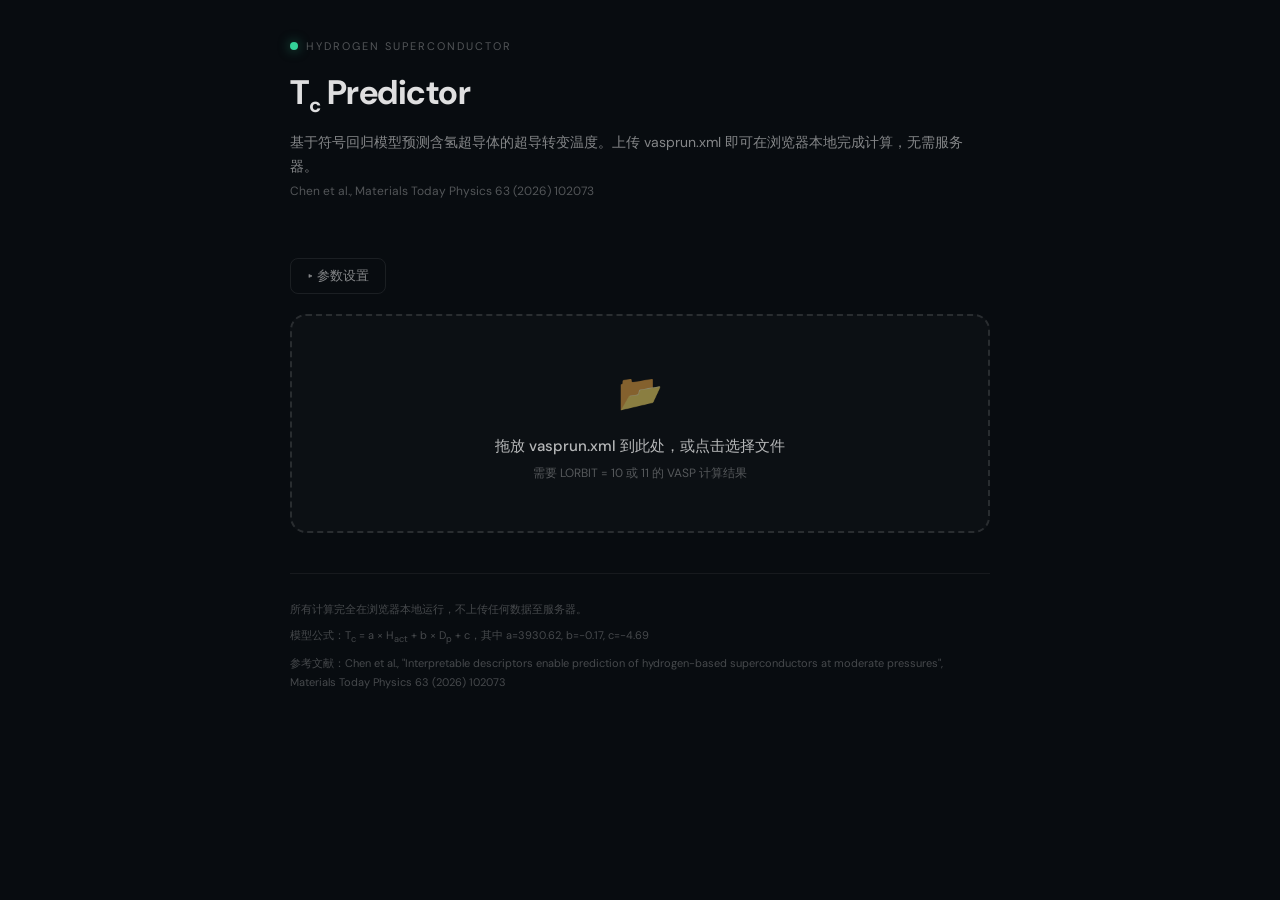
<file: index (9).html>
<!DOCTYPE html>
<html lang="zh-CN">
<head>
<meta charset="UTF-8">
<meta name="viewport" content="width=device-width, initial-scale=1.0">
<title>Tc Predictor — Hydrogen-based Superconductors</title>
<style>
@import url('https://fonts.googleapis.com/css2?family=DM+Sans:wght@400;500;600;700&family=Space+Mono:wght@400;700&display=swap');

* { margin: 0; padding: 0; box-sizing: border-box; }

:root {
  --bg: #080c10;
  --card: rgba(255,255,255,0.02);
  --border: rgba(255,255,255,0.08);
  --text: rgba(255,255,255,0.87);
  --text2: rgba(255,255,255,0.5);
  --text3: rgba(255,255,255,0.3);
  --accent: #34d399;
  --accent-bg: rgba(52,211,153,0.08);
  --accent-border: rgba(52,211,153,0.3);
  --error: #f87171;
  --warn: #fbbf24;
  --mono: 'Space Mono', monospace;
  --sans: 'DM Sans', sans-serif;
}

body {
  background: var(--bg);
  color: var(--text);
  font-family: var(--sans);
  min-height: 100vh;
  padding: 32px 20px;
  line-height: 1.6;
}

.container { max-width: 700px; margin: 0 auto; }

/* Header */
.dot {
  width: 8px; height: 8px; border-radius: 50%;
  background: var(--accent);
  box-shadow: 0 0 12px rgba(52,211,153,0.5);
  display: inline-block; vertical-align: middle; margin-right: 8px;
}
.tag {
  font-size: 11px; color: var(--text3);
  letter-spacing: 2px; text-transform: uppercase;
}
h1 {
  font-size: 34px; font-weight: 700;
  letter-spacing: -0.5px; margin: 8px 0 10px;
}
h1 sub { font-size: 0.6em; }
.subtitle { font-size: 14px; color: var(--text2); line-height: 1.7; }
.ref { font-size: 12px; opacity: 0.6; }

/* Settings */
.settings-toggle {
  background: none; border: 1px solid var(--border);
  color: var(--text2); padding: 8px 16px; border-radius: 8px;
  cursor: pointer; font-size: 13px; font-family: var(--sans);
  margin: 20px 0; transition: border-color 0.2s;
}
.settings-toggle:hover { border-color: rgba(255,255,255,0.25); }
.settings-panel {
  background: var(--card); border: 1px solid var(--border);
  border-radius: 12px; padding: 20px; margin-bottom: 20px;
  display: grid; grid-template-columns: 1fr 1fr 1fr 1fr; gap: 16px;
}
.settings-panel label {
  display: block; font-size: 11px; color: var(--text3);
  letter-spacing: 0.3px; margin-bottom: 6px;
}
.settings-panel input[type="number"] {
  width: 100%; background: rgba(0,0,0,0.3);
  border: 1px solid var(--border); border-radius: 6px;
  color: white; padding: 8px 10px; font-size: 14px;
  font-family: var(--mono); outline: none;
}
.settings-panel input:focus { border-color: var(--accent-border); }

/* Upload */
.upload-area {
  border: 2px dashed rgba(255,255,255,0.12);
  border-radius: 16px; padding: 48px 32px;
  text-align: center; cursor: pointer;
  transition: all 0.3s; background: var(--card);
  margin-bottom: 24px;
}
.upload-area.dragging {
  border-color: var(--accent);
  background: var(--accent-bg);
}
.upload-area:hover { border-color: rgba(255,255,255,0.25); }
.upload-icon { font-size: 36px; margin-bottom: 12px; opacity: 0.6; }
.upload-text { font-size: 15px; font-weight: 500; color: rgba(255,255,255,0.7); margin-bottom: 6px; }
.upload-hint { font-size: 12px; color: var(--text3); }
.upload-progress { font-size: 15px; color: var(--accent); font-weight: 500; }

/* Messages */
.msg-box {
  border-radius: 12px; padding: 16px 20px; margin-bottom: 24px;
}
.msg-error { background: rgba(239,68,68,0.08); border: 1px solid rgba(239,68,68,0.25); }
.msg-warn { background: rgba(245,158,11,0.08); border: 1px solid rgba(245,158,11,0.25); }
.msg-title { font-size: 13px; font-weight: 600; margin-bottom: 6px; }
.msg-error .msg-title { color: var(--error); }
.msg-warn .msg-title { color: var(--warn); }
.msg-body { font-size: 13px; color: var(--text2); line-height: 1.5; }

/* Results */
.results-card {
  background: var(--card); border: 1px solid var(--border);
  border-radius: 16px; padding: 24px;
}
.results-header {
  display: flex; justify-content: space-between;
  align-items: center; margin-bottom: 20px;
}
.results-label {
  font-size: 11px; color: var(--text3);
  letter-spacing: 1.5px; text-transform: uppercase; margin-bottom: 4px;
}
.results-comp {
  font-size: 22px; font-weight: 700;
  color: white; font-family: var(--mono);
}
.btn-download {
  background: var(--accent-bg); border: 1px solid var(--accent-border);
  color: var(--accent); padding: 8px 16px; border-radius: 8px;
  cursor: pointer; font-size: 12px; font-family: var(--sans);
  font-weight: 500; transition: all 0.2s;
}
.btn-download:hover { background: rgba(52,211,153,0.2); }

/* Stat grid */
.grid-2 { display: grid; grid-template-columns: 1fr 1fr; gap: 12px; margin-bottom: 16px; }
.grid-3 { display: grid; grid-template-columns: 1fr 1fr 1fr; gap: 10px; margin-bottom: 16px; }
.grid-4 { display: grid; grid-template-columns: 1fr 1fr 1fr 1fr; gap: 10px; margin-bottom: 12px; }

.stat {
  padding: 14px 16px; border-radius: 10px;
  background: rgba(255,255,255,0.03);
  border: 1px solid rgba(255,255,255,0.06);
}
.stat.highlight {
  background: linear-gradient(135deg, #0e3a2d 0%, #0a2a20 100%);
  border: 1px solid var(--accent-border);
}
.stat-label {
  font-size: 11px; color: rgba(255,255,255,0.45);
  letter-spacing: 0.5px; text-transform: uppercase;
  margin-bottom: 6px; font-family: var(--sans);
}
.stat-value {
  font-size: 18px; font-weight: 600;
  color: rgba(255,255,255,0.9);
  font-family: var(--mono); line-height: 1.2;
}
.stat.highlight .stat-value { font-size: 28px; color: var(--accent); }
.stat-unit {
  font-size: 12px; color: rgba(255,255,255,0.4);
  margin-left: 4px; font-weight: 400;
}

.section-label {
  font-size: 11px; color: var(--text3);
  letter-spacing: 1px; text-transform: uppercase;
  margin: 20px 0 10px;
}

/* Formula box */
.formula-box {
  margin-top: 20px; padding: 16px;
  background: rgba(0,0,0,0.3); border-radius: 10px;
  border: 1px solid rgba(255,255,255,0.05);
}
.formula-box .fl { font-size: 11px; color: var(--text3); margin-bottom: 8px; letter-spacing: 0.5px; }
.formula-box code {
  font-family: var(--mono); font-size: 12px;
  color: var(--text2); line-height: 2;
  display: block;
}
.formula-box .result { color: var(--accent); font-weight: 700; }

/* Footer */
.footer {
  margin-top: 40px; padding-top: 20px;
  border-top: 1px solid rgba(255,255,255,0.06);
  font-size: 11px; color: rgba(255,255,255,0.25); line-height: 1.8;
}
.footer p { margin-top: 6px; }

/* Responsive */
@media (max-width: 600px) {
  .settings-panel { grid-template-columns: 1fr; }
  .grid-3, .grid-4 { grid-template-columns: 1fr 1fr; }
  h1 { font-size: 26px; }
  .stat.highlight .stat-value { font-size: 22px; }
}

.hidden { display: none; }
</style>
</head>
<body>

<div class="container">
  <!-- Header -->
  <div style="margin-bottom:36px">
    <div><span class="dot"></span><span class="tag">Hydrogen Superconductor</span></div>
    <h1>T<sub>c</sub> Predictor</h1>
    <p class="subtitle">
      基于符号回归模型预测含氢超导体的超导转变温度。上传 vasprun.xml 即可在浏览器本地完成计算，无需服务器。<br>
      <span class="ref">Chen et al., Materials Today Physics 63 (2026) 102073</span>
    </p>
  </div>

  <!-- Settings -->
  <button class="settings-toggle" onclick="toggleSettings()">▸ 参数设置</button>
  <div id="settingsPanel" class="settings-panel hidden" style="grid-template-columns: 1fr 1fr;">
    <div>
      <label title="能量窗口下限（相对费米能级）">E<sub>min</sub> (eV)</label>
      <input type="number" id="energyMin" value="-1.0" step="0.1">
    </div>
    <div>
      <label title="能量窗口上限（相对费米能级）">E<sub>max</sub> (eV)</label>
      <input type="number" id="energyMax" value="1.0" step="0.1">
    </div>
  </div>

  <!-- Upload -->
  <div id="uploadArea" class="upload-area"
    ondragover="handleDragOver(event)" ondragleave="handleDragLeave(event)"
    ondrop="handleDrop(event)" onclick="document.getElementById('fileInput').click()">
    <input type="file" id="fileInput" accept=".xml" style="display:none" onchange="handleFile(this.files[0])">
    <div class="upload-icon" id="uploadIcon">📂</div>
    <div id="uploadText">
      <div class="upload-text">拖放 vasprun.xml 到此处，或点击选择文件</div>
      <div class="upload-hint">需要 LORBIT = 10 或 11 的 VASP 计算结果</div>
    </div>
    <div id="uploadProgress" class="upload-progress hidden"></div>
  </div>

  <!-- Messages -->
  <div id="errorBox" class="msg-box msg-error hidden">
    <div class="msg-title">✕ 处理失败</div>
    <div class="msg-body" id="errorMsg"></div>
  </div>

  <!-- Results -->
  <div id="resultsCard" class="results-card hidden">
    <div class="results-header">
      <div>
        <div class="results-label">预测结果</div>
        <div class="results-comp" id="resComp"></div>
      </div>
      <button class="btn-download" onclick="downloadResults()">↓ 下载结果</button>
    </div>

    <div class="grid-2">
      <div class="stat highlight">
        <div class="stat-label">Tc (预测)</div>
        <div class="stat-value" id="resTc"></div>
      </div>
      <div class="stat highlight">
        <div class="stat-label">S (性能指标)</div>
        <div class="stat-value" id="resS"></div>
      </div>
    </div>

    <div class="grid-3">
      <div class="stat">
        <div class="stat-label">压力 P</div>
        <div class="stat-value" id="resP"></div>
      </div>
      <div class="stat">
        <div class="stat-label">带隙 Eg</div>
        <div class="stat-value" id="resEg"></div>
      </div>
      <div class="stat">
        <div class="stat-label">费米能 E<sub>F</sub></div>
        <div class="stat-value" id="resEf"></div>
      </div>
    </div>

    <div class="section-label">描述符详情</div>
    <div class="grid-2">
      <div class="stat"><div class="stat-label">H<sub>act</sub></div><div class="stat-value" id="resHact"></div></div>
      <div class="stat"><div class="stat-label">D<sub>p</sub></div><div class="stat-value" id="resDp"></div></div>
    </div>
    <div class="grid-4">
      <div class="stat"><div class="stat-label">IDOS_H</div><div class="stat-value" id="resIdosH"></div></div>
      <div class="stat"><div class="stat-label">IDOS_H_p</div><div class="stat-value" id="resIdosHp"></div></div>
      <div class="stat"><div class="stat-label">IDOS_Tot</div><div class="stat-value" id="resIdosTot"></div></div>
      <div class="stat"><div class="stat-label">IDOS_X</div><div class="stat-value" id="resIdosX"></div></div>
    </div>

    <div class="section-label">结构信息</div>
    <div class="grid-3">
      <div class="stat"><div class="stat-label">N_Tot</div><div class="stat-value" id="resNtot"></div></div>
      <div class="stat"><div class="stat-label">N_H</div><div class="stat-value" id="resNh"></div></div>
      <div class="stat"><div class="stat-label">N<sub>H/Tot</sub></div><div class="stat-value" id="resNratio"></div></div>
    </div>

    <div class="formula-box">
      <div class="fl">PREDICTION FORMULA</div>
      <code>
        T<sub>c</sub> = 3930.62 × H<sub>act</sub> − 0.17 × D<sub>p</sub> − 4.69<br>
        <span id="formulaDetail"></span>
        <span class="result" id="formulaResult"></span>
      </code>
    </div>
  </div>

  <!-- Footer -->
  <div class="footer">
    <p>所有计算完全在浏览器本地运行，不上传任何数据至服务器。</p>
    <p>模型公式：T<sub>c</sub> = a × H<sub>act</sub> + b × D<sub>p</sub> + c，其中 a=3930.62, b=−0.17, c=−4.69</p>
    <p>参考文献：Chen et al., "Interpretable descriptors enable prediction of hydrogen-based superconductors at moderate pressures", Materials Today Physics 63 (2026) 102073</p>
  </div>
</div>

<script>
// ===== Constants =====
const TC_A = 3930.62, TC_B = -0.17, TC_C = -4.69, TC_MGB2 = 39.0;
const P_ORBS = new Set(["p","px","py","pz"]);

// ===== State =====
let currentResults = null;

// ===== UI Helpers =====
function $(id) { return document.getElementById(id); }
function show(id) { $(id).classList.remove("hidden"); }
function hide(id) { $(id).classList.add("hidden"); }

function toggleSettings() {
  const p = $("settingsPanel");
  const btn = document.querySelector(".settings-toggle");
  if (p.classList.contains("hidden")) {
    p.classList.remove("hidden");
    btn.textContent = "▾ 参数设置";
  } else {
    p.classList.add("hidden");
    btn.textContent = "▸ 参数设置";
  }
}

function setProgress(msg) {
  $("uploadIcon").textContent = "⏳";
  hide("uploadText");
  show("uploadProgress");
  $("uploadProgress").textContent = msg;
}

function resetUpload() {
  $("uploadIcon").textContent = "📂";
  show("uploadText");
  hide("uploadProgress");
  hide("errorBox"); hide("resultsCard");
}

function showError(msg) {
  resetUpload();
  $("errorMsg").textContent = msg;
  show("errorBox");
}

// ===== Drag & Drop =====
function handleDragOver(e) { e.preventDefault(); $("uploadArea").classList.add("dragging"); }
function handleDragLeave(e) { $("uploadArea").classList.remove("dragging"); }
function handleDrop(e) {
  e.preventDefault();
  $("uploadArea").classList.remove("dragging");
  const file = e.dataTransfer.files[0];
  if (file) handleFile(file);
}

// ===== File Processing =====
async function handleFile(file) {
  if (!file) return;
  hide("errorBox"); hide("resultsCard");

  const sizeMB = (file.size / 1024 / 1024).toFixed(1);
  setProgress("正在读取文件 (" + sizeMB + " MB)...");

  try {
    const text = await file.text();
    setProgress("正在解析 vasprun.xml ...");
    await sleep(30);
    setProgress("正在提取原子信息与态密度...");
    await sleep(30);

    const eMin = parseFloat($("energyMin").value) || -1.0;
    const eMax = parseFloat($("energyMax").value) || 1.0;

    const result = computeAll(text, eMin, eMax);

    currentResults = result;
    displayResults(result);
    resetUpload();
    show("resultsCard");

  } catch (err) {
    showError(err.message);
  }
}

function sleep(ms) { return new Promise(r => setTimeout(r, ms)); }

// ===== Core Computation =====
function trapz(y, x) {
  let s = 0;
  for (let i = 1; i < x.length; i++) s += 0.5 * (y[i] + y[i-1]) * (x[i] - x[i-1]);
  return s;
}

function extractBetween(text, start, end, fromEnd) {
  const i = fromEnd ? text.lastIndexOf(start) : text.indexOf(start);
  if (i === -1) return null;
  const j = text.indexOf(end, i);
  if (j === -1) return null;
  return text.substring(i, j + end.length);
}

function allRLines(section) {
  const lines = [], re = /<r>(.*?)<\/r>/g;
  let m;
  while ((m = re.exec(section)) !== null)
    lines.push(m[1].trim().split(/\s+/).map(Number));
  return lines;
}

function getFields(section) {
  const f = [], re = /<field[^>]*>(.*?)<\/field>/g;
  let m;
  while ((m = re.exec(section)) !== null) f.push(m[1].trim());
  return f;
}

function computeAll(text, eMin, eMax) {
  // Completeness check
  const tail = text.slice(-2000);
  if (!tail.includes("</modeling>"))
    throw new Error("vasprun.xml 不完整——计算可能仍在运行或已崩溃。");

  // ---- Atoms ----
  const atomSec = extractBetween(text, "<atominfo>", "</atominfo>");
  if (!atomSec) throw new Error("无法找到 <atominfo>。");
  const atomArr = extractBetween(atomSec, '<array name="atoms" >', '</array>');
  if (!atomArr) throw new Error("无法解析原子列表。");
  const atoms = [];
  let am;
  const are = /<rc>\s*<c>\s*(\S+)\s*<\/c>/g;
  while ((am = are.exec(atomArr)) !== null) atoms.push(am[1].trim());
  if (atoms.length === 0) throw new Error("未解析到任何原子。");
  const nTot = atoms.length;
  const nH = atoms.filter(a => a === "H").length;
  if (nH === 0) throw new Error("结构中未发现氢原子。此模型仅适用于含氢超导体。");

  // ---- Pressure ----
  const stressTag = '<varray name="stress" >';
  let si = text.lastIndexOf(stressTag);
  if (si === -1) throw new Error("无法找到应力张量。");
  const stressSec = text.substring(si, text.indexOf("</varray>", si) + 10);
  const sRows = [];
  const vre = /<v>(.*?)<\/v>/g;
  let vm;
  while ((vm = vre.exec(stressSec)) !== null)
    sRows.push(vm[1].trim().split(/\s+/).map(Number));
  if (sRows.length < 3) throw new Error("应力张量格式无效。");
  const pressure = (sRows[0][0] + sRows[1][1] + sRows[2][2]) / 3.0 * 0.1;

  // ---- DOS ----
  const dosSec = extractBetween(text, "<dos>", "</dos>");
  if (!dosSec) throw new Error("无法找到 DOS 数据。请确认已开启 DOS 计算。");

  // Fermi energy
  const efm = dosSec.match(/<i\s+name="efermi">\s*([\-\d.eE+]+)\s*<\/i>/);
  if (!efm) throw new Error("无法找到费米能级。");
  const efermi = parseFloat(efm[1]);

  // Total DOS
  const totalSec = extractBetween(dosSec, "<total>", "</total>");
  if (!totalSec) throw new Error("无法找到总态密度。");
  const totalSpins = totalSec.split(/<set comment="spin/);
  const raw1 = allRLines(totalSpins[1] || "");
  const raw2 = totalSpins.length > 2 ? allRLines(totalSpins[2]) : [];
  const nE = raw1.length;
  if (nE === 0) throw new Error("总态密度为空。");
  const energies = raw1.map(r => r[0]);
  const totalDos = raw1.map((r,i) => r[1] + (raw2.length > 0 ? raw2[i][1] : 0));

  // Bandgap (informational only, no filtering)
  const relE = energies.map(e => e - efermi);
  let vbm = null, cbm = null;
  for (let i = 0; i < nE; i++) {
    if (relE[i] >= -5 && relE[i] <= 0 && totalDos[i] > 0) vbm = energies[i];
  }
  for (let i = 0; i < nE; i++) {
    if (relE[i] > 0 && totalDos[i] > 0) { cbm = energies[i]; break; }
  }
  const bandgap = (vbm !== null && cbm !== null && cbm > vbm) ? cbm - vbm : 0;

  // Partial DOS
  const partSec = extractBetween(dosSec, "<partial>", "</partial>");
  if (!partSec) throw new Error("无法找到分波态密度 (PDOS)。请设置 LORBIT = 10 或 11。");

  const headerSec = extractBetween(partSec, "<array>", "<set>") || "";
  const fields = getFields(headerSec).slice(1); // skip "energy"
  const pIdx = [];
  const allIdx = fields.map((_, i) => i);
  fields.forEach((f, i) => { if (P_ORBS.has(f.toLowerCase())) pIdx.push(i); });

  // Find data start (second <set> in partial section)
  const firstSet = partSec.indexOf("<set>");
  const dataStart = partSec.indexOf("<set>", firstSet + 5);
  const partData = partSec.substring(dataStart);
  const allR = allRLines(partData);

  const nSpins = Math.round(allR.length / (nTot * nE));
  if (nSpins !== 1 && nSpins !== 2)
    throw new Error("无法确定自旋通道数（PDOS行=" + allR.length + ", 原子=" + nTot + ", 能量点=" + nE + "）。");

  // Energy window mask
  const mask = relE.map(e => e >= eMin && e <= eMax);
  const selE = relE.filter((_, i) => mask[i]);
  const selTotal = totalDos.filter((_, i) => mask[i]);
  const idosTot = trapz(selTotal, selE);
  if (idosTot === 0) throw new Error("总 DOS 积分为零。");

  // Per-ion accumulation
  let idosH = 0, idosHp = 0, idosX = 0;
  for (let ion = 0; ion < nTot; ion++) {
    const ionTotal = new Float64Array(nE);
    const ionP = new Float64Array(nE);
    for (let sp = 0; sp < nSpins; sp++) {
      const base = (ion * nSpins + sp) * nE;
      for (let e = 0; e < nE; e++) {
        const row = allR[base + e];
        if (!row) continue;
        for (const oi of allIdx) ionTotal[e] += (row[oi + 1] || 0);
        for (const pi of pIdx) ionP[e] += (row[pi + 1] || 0);
      }
    }
    const selIon = Array.from(ionTotal).filter((_, i) => mask[i]);
    const selIonP = Array.from(ionP).filter((_, i) => mask[i]);
    const intAll = trapz(selIon, selE);
    const intP = trapz(selIonP, selE);
    if (atoms[ion] === "H") { idosH += intAll; idosHp += intP; }
    else { idosX += intAll; }
  }

  if (idosX === 0) throw new Error("非氢元素 DOS 积分为零。");

  // Formula
  const hAct = Math.sqrt(idosHp / nH) * (idosH / idosTot);
  const dP = Math.cbrt(idosH / idosX) * pressure;
  const tc = TC_A * hAct + TC_B * dP + TC_C;
  const s = tc / Math.sqrt(TC_MGB2 ** 2 + pressure ** 2);

  // Composition
  const ec = {};
  atoms.forEach(a => ec[a] = (ec[a]||0) + 1);
  const composition = Object.entries(ec).map(([el,n]) => n > 1 ? el + n : el).join("");

  return {
    filtered: false, composition, nTot, nH, pressure, efermi, bandgap,
    idosTot, idosH, idosHp, idosX, tc, s, hAct, dP,
    energyMin: eMin, energyMax: eMax
  };
}

// ===== Display =====
function displayResults(r) {
  $("resComp").textContent = r.composition;
  $("resTc").innerHTML = r.tc.toFixed(2) + '<span class="stat-unit">K</span>';
  $("resS").textContent = r.s.toFixed(4);
  $("resP").innerHTML = r.pressure.toFixed(1) + '<span class="stat-unit">GPa</span>';
  $("resEg").innerHTML = r.bandgap.toFixed(4) + '<span class="stat-unit">eV</span>';
  $("resEf").innerHTML = r.efermi.toFixed(3) + '<span class="stat-unit">eV</span>';
  $("resHact").textContent = r.hAct.toFixed(6);
  $("resDp").textContent = r.dP.toFixed(6);
  $("resIdosH").textContent = r.idosH.toFixed(4);
  $("resIdosHp").textContent = r.idosHp.toFixed(4);
  $("resIdosTot").textContent = r.idosTot.toFixed(4);
  $("resIdosX").textContent = r.idosX.toFixed(4);
  $("resNtot").textContent = r.nTot;
  $("resNh").textContent = r.nH;
  $("resNratio").textContent = (r.nH / r.nTot).toFixed(3);
  $("formulaDetail").innerHTML =
    "&nbsp;&nbsp;&nbsp;= 3930.62 × " + r.hAct.toFixed(6) + " − 0.17 × " + r.dP.toFixed(6) + " − 4.69<br>";
  $("formulaResult").innerHTML = "&nbsp;&nbsp;&nbsp;= " + r.tc.toFixed(3) + " K";
}

// ===== Download =====
function downloadResults() {
  const r = currentResults;
  if (!r) return;
  const txt = [
    "=".repeat(70),
    "Tc Prediction Results (Web Version)",
    "=".repeat(70), "",
    "Reference: Chen et al., Materials Today Physics 63 (2026) 102073", "",
    "Input Parameters:",
    "  Energy window: [" + r.energyMin.toFixed(2) + ", " + r.energyMax.toFixed(2) + "] eV", "",
    "Structure Info:",
    "  Composition:    " + r.composition,
    "  Total atoms:    " + r.nTot,
    "  Hydrogen atoms: " + r.nH,
    "  Fermi energy:   " + r.efermi.toFixed(6) + " eV", "",
    "Extracted Features:",
    "  Pressure (P):                           " + r.pressure.toFixed(1) + " GPa",
    "  Band gap (Eg):                          " + r.bandgap.toFixed(6) + " eV",
    "  Total integrated DOS (IDOS_Tot):        " + r.idosTot.toFixed(6),
    "  Hydrogen integrated DOS (IDOS_H):       " + r.idosH.toFixed(6),
    "  Hydrogen p-orbital IDOS (IDOS_H_p):     " + r.idosHp.toFixed(6),
    "  Non-hydrogen integrated DOS (IDOS_X):   " + r.idosX.toFixed(6), "",
    "Descriptors:",
    "  H_act: " + r.hAct.toFixed(6),
    "  D_p:   " + r.dP.toFixed(6), "",
    "Prediction:",
    "  Tc_predicted: " + r.tc.toFixed(3) + " K",
    "  S (performance index): " + r.s.toFixed(6),
    "=".repeat(70)
  ].join("\n");

  const blob = new Blob([txt], {type:"text/plain"});
  const a = document.createElement("a");
  a.href = URL.createObjectURL(blob);
  a.download = "Tc_pred_" + r.composition + ".txt";
  a.click();
  URL.revokeObjectURL(a.href);
}
</script>
</body>
</html>
</file>
